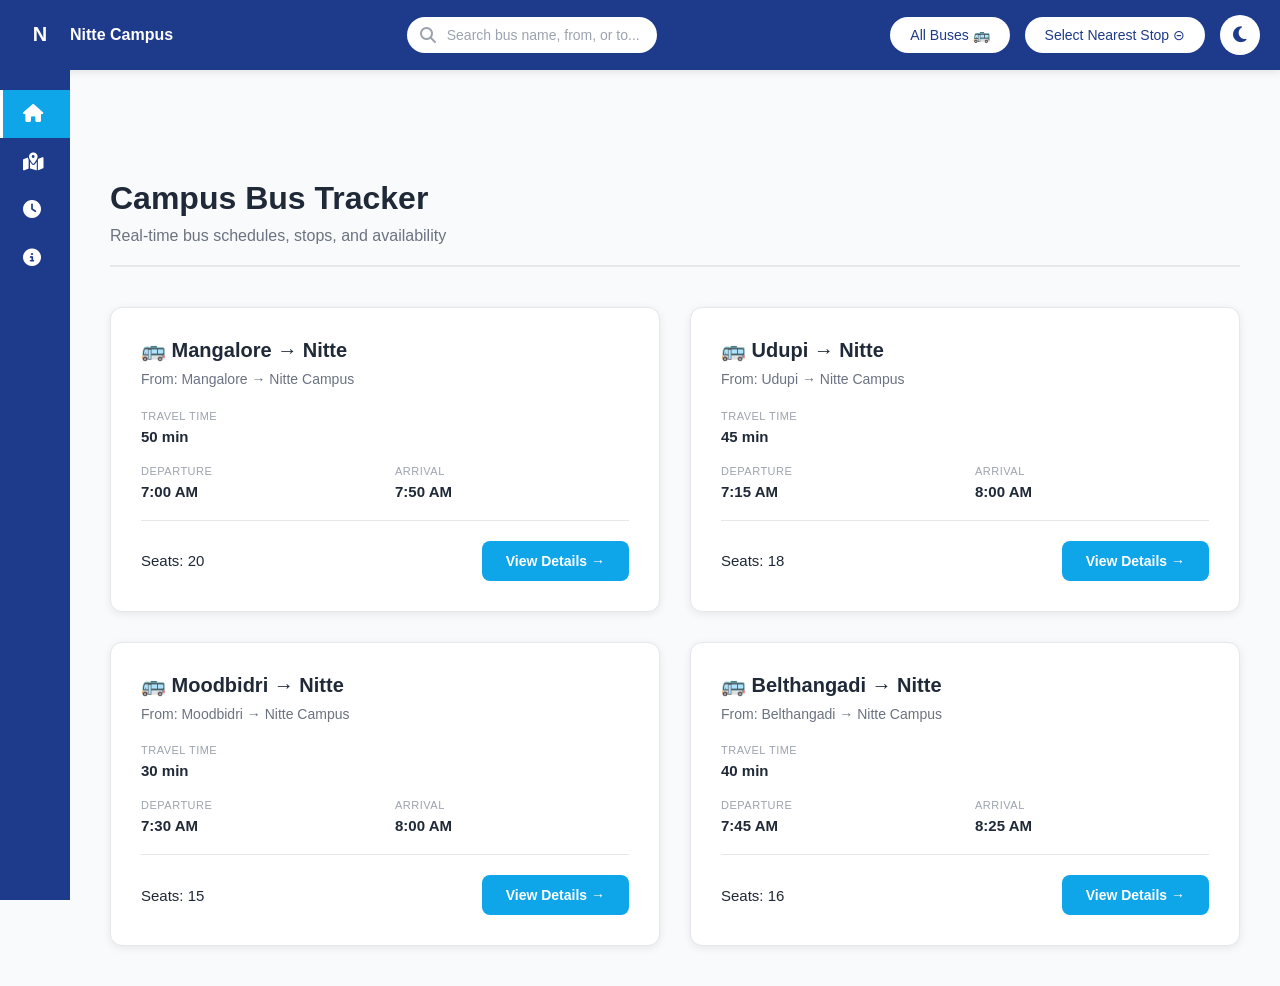
<file: index.html>
<!DOCTYPE html>
<html lang="en">
<head>
    <meta charset="UTF-8">
    <meta name="viewport" content="width=device-width, initial-scale=1.0">
    <title>Nitte Campus Bus Tracker</title>
    <link rel="stylesheet" href="styles.css">
    <link rel="stylesheet" href="https://cdnjs.cloudflare.com/ajax/libs/font-awesome/6.4.0/css/all.min.css">
</head>
<body>
    <!-- Header -->
    <header class="header">
        <div class="header-left">
            <button class="menu-btn" id="menuBtn">
                <i class="fas fa-bars"></i>
            </button>
            <div class="logo">
                <img src="data:image/svg+xml,%3Csvg xmlns='http://www.w3.org/2000/svg' viewBox='0 0 100 100'%3E%3Crect width='100' height='100' fill='%231e3a8a'/%3E%3Ctext x='50' y='65' font-size='50' font-weight='bold' fill='white' text-anchor='middle' font-family='Arial'%3EN%3C/text%3E%3C/svg%3E" alt="Nitte Logo" class="logo-img">
                <span class="logo-text">Nitte Campus</span>
            </div>
        </div>

        <div class="header-center">
            <div class="search-box">
                <input type="text" id="searchInput" placeholder="Search bus name, from, or to...">
                <i class="fas fa-search"></i>
            </div>
        </div>

        <div class="header-right">
            <div class="custom-dropdown" id="busesDropdown">
                <button class="dropdown-btn" id="busesBtn">All Buses 🚌</button>
                <div class="dropdown-menu" id="busesMenu"></div>
            </div>

            <div class="custom-dropdown" id="stopsDropdown">
                <button class="dropdown-btn" id="stopsBtn">Select Nearest Stop ⊝</button>
                <div class="dropdown-menu" id="stopsMenu"></div>
            </div>

            <button class="theme-toggle" id="themeToggle">
                <i class="fas fa-moon"></i>
            </button>
        </div>
    </header>

    <!-- Sidebar -->
    <aside class="sidebar" id="sidebar">
        <nav class="sidebar-nav">
            <a href="#" class="sidebar-item active" data-page="home">
                <i class="fas fa-home"></i>
                <span>Home</span>
            </a>
            <a href="#" class="sidebar-item" data-page="routes">
                <i class="fas fa-map-location-dot"></i>
                <span>Bus Routes</span>
            </a>
            <a href="#" class="sidebar-item" data-page="timetable">
                <i class="fas fa-clock"></i>
                <span>Timetable View</span>
            </a>
            <a href="#" class="sidebar-item" data-page="about">
                <i class="fas fa-circle-info"></i>
                <span>About</span>
            </a>
        </nav>
    </aside>

    <!-- Main Content -->
    <main class="main-content">
        <!-- Home Page -->
        <section class="page active" id="home">
            <div class="page-header">
                <h1>Campus Bus Tracker</h1>
                <p>Real-time bus schedules, stops, and availability</p>
            </div>
            <div class="buses-grid" id="busesGrid"></div>
        </section>

        <!-- Bus Routes Page -->
        <section class="page" id="routes">
            <div class="page-header">
                <h1>Bus Routes</h1>
                <p>Detailed information about each bus route</p>
            </div>
            <div class="routes-container" id="routesContainer"></div>
        </section>

        <!-- Timetable Page -->
        <section class="page" id="timetable">
            <div class="page-header">
                <h1>Timetable</h1>
                <p>Complete bus schedules and stops</p>
            </div>
            <div class="timetable-container" id="timetableContainer"></div>
        </section>

        <!-- About Page -->
        <section class="page" id="about">
            <div class="about-wrapper">
                <!-- Header Section -->
                <div class="about-header">
                    <h1><i class="fas fa-bus"></i> Nitte Bus Tracker</h1>
                    <p>Smart, real-time bus tracking system for campus transport.</p>
                </div>

                <!-- Project Overview Section -->
                <div class="about-section">
                    <div class="section-icon">
                        <i class="fas fa-info-circle"></i>
                    </div>
                    <h2>Project Overview – Nitte Bus Tracker</h2>
                    <p>The Nitte Bus Tracker is a web-based application designed to help students and staff easily access information about campus bus routes and schedules. It provides a visual representation of each route, showing the path between the starting and destination points along with detailed stop information and timetables.</p>
                    <p>Built with a clean and responsive interface, the system aims to make campus transportation more organized, accessible, and user-friendly. Helping users quickly find the right bus and route information anytime.</p>
                </div>

                <!-- Key Features Section -->
                <div class="about-section">
                    <div class="section-icon">
                        <i class="fas fa-star"></i>
                    </div>
                    <h2>Key Features</h2>
                    <div class="features-list">
                        <div class="feature-item">
                            <div class="feature-icon">
                                <i class="fas fa-map"></i>
                            </div>
                            <div class="feature-content">
                                <h3>Route Visualization:</h3>
                                <p>Displays bus routes on a map with start and end points for clear travel paths.</p>
                            </div>
                        </div>
                        <div class="feature-item">
                            <div class="feature-icon">
                                <i class="fas fa-list"></i>
                            </div>
                            <div class="feature-content">
                                <h3>Stop Details:</h3>
                                <p>View detailed stop information for each bus, including timings and routes flow.</p>
                            </div>
                        </div>
                        <div class="feature-item">
                            <div class="feature-icon">
                                <i class="fas fa-calendar-alt"></i>
                            </div>
                            <div class="feature-content">
                                <h3>Interactive Timetable:</h3>
                                <p>Check departure and arrival times for all buses in a simple, accessible layout.</p>
                            </div>
                        </div>
                        <div class="feature-item">
                            <div class="feature-icon">
                                <i class="fas fa-mobile-alt"></i>
                            </div>
                            <div class="feature-content">
                                <h3>Modern & Responsive UI:</h3>
                                <p>A clean, glass-style interface that works seamlessly across desktop and mobile devices.</p>
                            </div>
                        </div>
                    </div>
                </div>

                <!-- Technologies Used Section -->
                <div class="about-section">
                    <div class="section-icon">
                        <i class="fas fa-code"></i>
                    </div>
                    <h2>Technologies Used</h2>
                    <div class="tech-tags">
                        <span class="tech-tag">React.js</span>
                        <span class="tech-tag">Leaflet</span>
                        <span class="tech-tag">React Router</span>
                        <span class="tech-tag">JSON Data</span>
                        <span class="tech-tag">CSS3</span>
                    </div>
                </div>

                <!-- Team Section -->
                <div class="about-section">
                    <div class="section-icon">
                        <i class="fas fa-users"></i>
                    </div>
                    <h2>Our Team</h2>
                    <p>This project was built by an enthusiastic team of students from NMAMIT as part of the Front-End Web Development Mini Project.</p>
                    <div class="team-members">
                        <div class="team-member">
                            <div class="member-avatar">
                                <i class="fas fa-user"></i>
                            </div>
                            <p>Jince P Jain</p>
                        </div>
                        <div class="team-member">
                            <div class="member-avatar">
                                <i class="fas fa-user"></i>
                            </div>
                            <p>Mahisha Visha Dhousa</p>
                        </div>
                        <div class="team-member">
                            <div class="member-avatar">
                                <i class="fas fa-user"></i>
                            </div>
                            <p>Shreya G Amin</p>
                        </div>
                    </div>
                </div>

                <!-- Contact Section -->
                <div class="about-section">
                    <div class="section-icon">
                        <i class="fas fa-envelope"></i>
                    </div>
                    <h2>Contact Us</h2>
                    <p>Have suggestions or feedback? Reach us at:</p>
                    <a href="mailto:nmm424352@nmamit.in" class="contact-email">nmm424352@nmamit.in</a>
                </div>
            </div>
        </section>
    </main>

    <!-- Route Modal -->
    <div class="modal" id="routeModal">
        <div class="modal-content">
            <button class="modal-close" id="closeModal">&times;</button>
            <div id="modalBody"></div>
        </div>
    </div>

    <script src="script.js"></script>
</body>
</html>
</file>
<file: styles.css>
* {
    margin: 0;
    padding: 0;
    box-sizing: border-box;
}

:root {
    --primary-color: #1e3a8a;
    --secondary-color: #0ea5e9;
    --text-color: #1f2937;
    --bg-color: #f9fafb;
    --card-bg: #ffffff;
    --border-color: #e5e7eb;
    --hover-color: #f3f4f6;
}

body.dark-mode {
    --text-color: #f3f4f6;
    --bg-color: #111827;
    --card-bg: #1f2937;
    --border-color: #374151;
    --hover-color: #2d3748;
}

body {
    font-family: 'Segoe UI', Tahoma, Geneva, Verdana, sans-serif;
    background-color: var(--bg-color);
    color: var(--text-color);
    transition: background-color 0.3s, color 0.3s;
}

/* Header */
.header {
    background-color: var(--primary-color);
    color: white;
    display: flex;
    justify-content: space-between;
    align-items: center;
    padding: 0 20px;
    height: 70px;
    box-shadow: 0 2px 8px rgba(0, 0, 0, 0.1);
    gap: 20px;
}

.header-left {
    display: flex;
    align-items: center;
    gap: 15px;
    flex: 0 0 auto;
}

.menu-btn {
    background: none;
    border: none;
    color: white;
    font-size: 24px;
    cursor: pointer;
    display: none;
    transition: transform 0.3s;
}

.menu-btn:hover {
    transform: scale(1.1);
}

.logo {
    display: flex;
    align-items: center;
    gap: 10px;
    text-decoration: none;
    color: white;
}

.logo-img {
    width: 40px;
    height: 40px;
}

.logo-text {
    font-weight: 600;
    font-size: 16px;
    white-space: nowrap;
}

.header-center {
    flex: 1;
    display: flex;
    justify-content: center;
}

.search-box {
    position: relative;
    width: 100%;
    max-width: 250px;
}

.search-box input {
    width: 100%;
    padding: 10px 15px 10px 40px;
    border: none;
    border-radius: 25px;
    background-color: white;
    color: var(--text-color);
    font-size: 14px;
    transition: box-shadow 0.3s;
}

.search-box input::placeholder {
    color: #9ca3af;
}

.search-box input:focus {
    outline: none;
    box-shadow: 0 0 0 3px rgba(14, 165, 233, 0.3);
}

.search-box i {
    position: absolute;
    left: 13px;
    top: 50%;
    transform: translateY(-50%);
    color: #9ca3af;
    pointer-events: none;
}

.header-right {
    display: flex;
    gap: 15px;
    align-items: center;
    flex: 0 0 auto;
}

/* Dropdown */
.custom-dropdown {
    position: relative;
}

.dropdown-btn {
    background-color: white;
    color: var(--primary-color);
    border: none;
    padding: 10px 20px;
    border-radius: 20px;
    font-size: 14px;
    font-weight: 500;
    cursor: pointer;
    transition: box-shadow 0.3s, transform 0.2s;
    white-space: nowrap;
}

.dropdown-btn:hover {
    box-shadow: 0 2px 8px rgba(0, 0, 0, 0.2);
    transform: translateY(-2px);
}

.dropdown-menu {
    position: absolute;
    top: 100%;
    left: 0;
    background-color: var(--card-bg);
    border: 1px solid var(--border-color);
    border-radius: 10px;
    min-width: 200px;
    max-height: 0;
    overflow: hidden;
    opacity: 0;
    transition: max-height 0.3s, opacity 0.3s;
    z-index: 100;
    box-shadow: 0 4px 12px rgba(0, 0, 0, 0.15);
    margin-top: 8px;
}

.custom-dropdown.active .dropdown-menu {
    max-height: 300px;
    opacity: 1;
}

.dropdown-item {
    padding: 12px 15px;
    cursor: pointer;
    transition: background-color 0.2s;
    border-bottom: 1px solid var(--border-color);
    color: var(--text-color);
    font-size: 14px;
}

.dropdown-item:last-child {
    border-bottom: none;
}

.dropdown-item:hover {
    background-color: var(--hover-color);
}

.dropdown-item.active {
    background-color: #dbeafe;
    color: var(--primary-color);
    font-weight: 600;
}

/* Theme Toggle */
.theme-toggle {
    background: white;
    border: none;
    width: 40px;
    height: 40px;
    border-radius: 50%;
    cursor: pointer;
    display: flex;
    align-items: center;
    justify-content: center;
    font-size: 18px;
    color: var(--primary-color);
    transition: transform 0.3s;
}

.theme-toggle:hover {
    transform: rotate(20deg);
}

/* Sidebar */
.sidebar {
    position: fixed;
    left: 0;
    top: 70px;
    width: 70px;
    height: calc(100vh - 70px);
    background-color: var(--primary-color);
    transition: width 0.3s;
    z-index: 50;
}

.sidebar:hover {
    width: 200px;
}

.sidebar-nav {
    display: flex;
    flex-direction: column;
    padding: 20px 0;
}

.sidebar-item {
    padding: 15px 20px;
    color: white;
    text-decoration: none;
    display: flex;
    align-items: center;
    gap: 15px;
    transition: background-color 0.3s;
    border-left: 3px solid transparent;
    white-space: nowrap;
}

.sidebar-item:hover {
    background-color: rgba(255, 255, 255, 0.1);
}

.sidebar-item.active {
    background-color: var(--secondary-color);
    border-left-color: white;
}

.sidebar-item i {
    min-width: 20px;
    font-size: 18px;
}

.sidebar-item span {
    opacity: 0;
    transition: opacity 0.3s;
    font-size: 14px;
}

.sidebar:hover .sidebar-item span {
    opacity: 1;
}

/* Main Content */
.main-content {
    margin-left: 70px;
    margin-top: 70px;
    min-height: calc(100vh - 70px);
    padding: 40px;
    transition: margin-left 0.3s;
}

.page {
    display: none;
    animation: fadeIn 0.3s ease-in;
}

.page.active {
    display: block;
}

@keyframes fadeIn {
    from {
        opacity: 0;
    }
    to {
        opacity: 1;
    }
}

.page-header {
    margin-bottom: 40px;
    padding-bottom: 20px;
    border-bottom: 2px solid var(--border-color);
}

.page-header h1 {
    font-size: 32px;
    margin-bottom: 10px;
    color: var(--text-color);
}

.page-header p {
    color: #6b7280;
    font-size: 16px;
}

/* Bus Cards Grid */
.buses-grid {
    display: grid;
    grid-template-columns: repeat(2, 1fr);
    gap: 30px;
}

.bus-card {
    background-color: var(--card-bg);
    border-radius: 12px;
    padding: 30px;
    box-shadow: 0 2px 8px rgba(0, 0, 0, 0.08);
    transition: transform 0.3s, box-shadow 0.3s;
    border: 1px solid var(--border-color);
    display: flex;
    flex-direction: column;
}

.bus-card:hover {
    transform: translateY(-3px);
    box-shadow: 0 12px 24px rgba(0, 0, 0, 0.12);
}

.bus-card-title {
    font-size: 20px;
    font-weight: 700;
    margin-bottom: 8px;
    color: var(--text-color);
    display: flex;
    align-items: center;
    gap: 10px;
}

.bus-card-subtitle {
    color: #6b7280;
    font-size: 14px;
    margin-bottom: 20px;
    line-height: 1.4;
}

.bus-card-info {
    display: flex;
    justify-content: space-between;
    margin-bottom: 20px;
    gap: 20px;
}

.bus-card-field {
    display: flex;
    flex-direction: column;
    flex: 1;
}

.bus-card-label {
    font-size: 11px;
    color: #9ca3af;
    text-transform: uppercase;
    margin-bottom: 6px;
    font-weight: 500;
    letter-spacing: 0.5px;
}

.bus-card-value {
    font-size: 15px;
    font-weight: 600;
    color: var(--text-color);
}

.bus-card-footer {
    display: flex;
    justify-content: space-between;
    align-items: center;
    padding-top: 20px;
    border-top: 1px solid var(--border-color);
    margin-top: auto;
}

.seats-info {
    font-size: 15px;
    font-weight: 500;
    color: var(--text-color);
}

.view-details-btn {
    background-color: var(--secondary-color);
    color: white;
    border: none;
    padding: 12px 24px;
    border-radius: 8px;
    font-weight: 600;
    cursor: pointer;
    transition: background-color 0.3s, transform 0.2s;
    font-size: 14px;
}

.view-details-btn:hover {
    background-color: #0284c7;
    transform: translateY(-2px);
}

/* Modal */
.modal {
    display: none;
    position: fixed;
    top: 0;
    left: 0;
    width: 100%;
    height: 100%;
    background-color: rgba(0, 0, 0, 0.5);
    z-index: 200;
    align-items: center;
    justify-content: center;
}

.modal.active {
    display: flex;
}

.modal-content {
    background-color: var(--card-bg);
    border-radius: 12px;
    padding: 30px;
    max-width: 600px;
    max-height: 80vh;
    overflow-y: auto;
    position: relative;
    box-shadow: 0 20px 60px rgba(0, 0, 0, 0.3);
}

.modal-close {
    position: absolute;
    top: 15px;
    right: 15px;
    background: none;
    border: none;
    font-size: 28px;
    cursor: pointer;
    color: #9ca3af;
    transition: color 0.3s;
}

.modal-close:hover {
    color: var(--text-color);
}

/* Routes Container */
.routes-container {
    display: grid;
    grid-template-columns: repeat(auto-fill, minmax(320px, 1fr));
    gap: 20px;
}

.route-card {
    background-color: var(--card-bg);
    border-radius: 12px;
    padding: 20px;
    border: 1px solid var(--border-color);
    cursor: pointer;
    transition: transform 0.3s, box-shadow 0.3s;
}

.route-card:hover {
    transform: translateY(-5px);
    box-shadow: 0 10px 25px rgba(0, 0, 0, 0.15);
}

/* Timetable Container */
.timetable-container {
    display: flex;
    flex-direction: column;
    gap: 30px;
}

.timetable-section {
    background-color: var(--card-bg);
    border-radius: 12px;
    padding: 20px;
    border: 1px solid var(--border-color);
    overflow-x: auto;
}

.timetable-section h3 {
    margin-bottom: 15px;
    color: var(--text-color);
}

.timetable-section table {
    width: 100%;
    border-collapse: collapse;
}

.timetable-section table th {
    background-color: var(--hover-color);
    padding: 12px;
    text-align: left;
    font-weight: 600;
    border-bottom: 2px solid var(--border-color);
    color: var(--text-color);
}

.timetable-section table td {
    padding: 12px;
    border-bottom: 1px solid var(--border-color);
    color: var(--text-color);
}

/* About Container */
.about-container {
    display: grid;
    grid-template-columns: repeat(auto-fit, minmax(300px, 1fr));
    gap: 25px;
}

.about-card {
    background-color: var(--card-bg);
    border-radius: 12px;
    padding: 25px;
    border: 1px solid var(--border-color);
}

.about-card h2 {
    font-size: 18px;
    margin-bottom: 15px;
    color: var(--primary-color);
}

.about-card p {
    color: #6b7280;
    line-height: 1.6;
}

.about-card ul {
    list-style: none;
    color: #6b7280;
}

.about-card ul li {
    padding: 8px 0;
    padding-left: 25px;
    position: relative;
}

.about-card ul li:before {
    content: "✓";
    position: absolute;
    left: 0;
    color: var(--secondary-color);
    font-weight: bold;
}

/* Responsive */
@media (max-width: 1200px) {
    .main-content {
        padding: 30px;
    }

    .buses-grid {
        grid-template-columns: repeat(2, 1fr);
        gap: 25px;
    }

    .bus-card {
        padding: 25px;
    }
}

@media (max-width: 900px) {
    .buses-grid {
        grid-template-columns: repeat(2, 1fr);
        gap: 20px;
    }

    .main-content {
        padding: 20px;
    }

    .bus-card {
        padding: 20px;
    }

    .bus-card-title {
        font-size: 18px;
    }

    .bus-card-value {
        font-size: 14px;
    }
}

@media (max-width: 768px) {
    .header {
        flex-wrap: wrap;
        gap: 10px;
        height: auto;
        padding: 10px 15px;
    }

    .header-left,
    .header-center,
    .header-right {
        flex: 1 1 100%;
    }

    .header-center {
        flex: 1 1 100%;
        order: 3;
    }

    .search-box input {
        font-size: 12px;
    }

    .menu-btn {
        display: block;
    }

    .logo-text {
        display: none;
    }

    .sidebar {
        position: fixed;
        left: -70px;
        top: 0;
        height: 100vh;
        z-index: 40;
        transition: left 0.3s;
    }

    .sidebar.open {
        left: 0;
    }

    .main-content {
        margin-left: 0;
        margin-top: 0;
        padding: 15px;
    }

    .header-right {
        flex-direction: column;
        gap: 8px;
    }

    .dropdown-btn {
        width: 100%;
        text-align: center;
    }

    .page-header h1 {
        font-size: 24px;
    }

    .buses-grid {
        grid-template-columns: 1fr;
        gap: 20px;
    }

    .bus-card {
        padding: 20px;
    }
}

@media (max-width: 480px) {
    .header {
        padding: 8px 10px;
    }

    .logo-img {
        width: 30px;
        height: 30px;
    }

    .search-box input {
        font-size: 12px;
        padding: 8px 12px 8px 30px;
    }

    .page-header h1 {
        font-size: 20px;
    }

    .page-header p {
        font-size: 14px;
    }

    .bus-card {
        padding: 15px;
    }

    .bus-card-title {
        font-size: 16px;
    }

    .bus-card-subtitle {
        font-size: 13px;
    }

    .bus-card-value {
        font-size: 13px;
    }

    .view-details-btn {
        padding: 10px 16px;
        font-size: 13px;
    }

    .modal-content {
        width: 95%;
        padding: 20px;
    }
}

/* About Page Styles */
.about-wrapper {
    max-width: 1000px;
    margin: 0 auto;
    padding: 0 20px;
}

.about-header {
    background: linear-gradient(135deg, var(--primary-color) 0%, #0ea5e9 100%);
    color: white;
    padding: 60px 30px;
    border-radius: 12px;
    text-align: center;
    margin: 40px 0;
    box-shadow: 0 4px 20px rgba(0, 0, 0, 0.1);
}

.about-header h1 {
    font-size: 2.5em;
    margin-bottom: 10px;
    display: flex;
    align-items: center;
    justify-content: center;
    gap: 10px;
}

.about-header p {
    font-size: 1.1em;
    opacity: 0.95;
}

.about-section {
    background-color: var(--card-bg);
    border: 1px solid var(--border-color);
    padding: 40px 30px;
    margin: 30px 0;
    border-radius: 12px;
    box-shadow: 0 2px 8px rgba(0, 0, 0, 0.05);
    transition: transform 0.3s ease, box-shadow 0.3s ease;
}

.about-section:hover {
    transform: translateY(-2px);
    box-shadow: 0 8px 16px rgba(0, 0, 0, 0.1);
}

.section-icon {
    color: var(--primary-color);
    font-size: 2em;
    margin-bottom: 15px;
}

.about-section h2 {
    font-size: 1.8em;
    color: var(--primary-color);
    margin-bottom: 20px;
    display: flex;
    align-items: center;
    gap: 10px;
}

.about-section p {
    line-height: 1.8;
    margin-bottom: 15px;
    font-size: 1em;
    color: var(--text-color);
}

.features-list {
    display: grid;
    grid-template-columns: repeat(2, 1fr);
    gap: 25px;
    margin-top: 20px;
}

.feature-item {
    display: flex;
    gap: 15px;
    padding: 20px;
    background-color: var(--hover-color);
    border-radius: 8px;
    transition: all 0.3s ease;
}

.feature-item:hover {
    background-color: var(--border-color);
    transform: translateX(5px);
}

.feature-icon {
    font-size: 1.8em;
    color: var(--primary-color);
    flex-shrink: 0;
    min-width: 50px;
    text-align: center;
}

.feature-content h3 {
    font-size: 1.1em;
    margin-bottom: 8px;
    color: var(--primary-color);
}

.feature-content p {
    margin: 0;
    font-size: 0.95em;
    line-height: 1.6;
}

.tech-tags {
    display: flex;
    flex-wrap: wrap;
    gap: 12px;
    margin-top: 20px;
}

.tech-tag {
    background-color: #d1fae5;
    color: #047857;
    padding: 8px 16px;
    border-radius: 20px;
    font-size: 0.95em;
    font-weight: 500;
    border: 1px solid #a7f3d0;
    transition: all 0.3s ease;
}

.tech-tag:hover {
    background-color: #a7f3d0;
    color: #065f46;
    transform: translateY(-2px);
}

body.dark-mode .tech-tag {
    background-color: #064e3b;
    color: #86efac;
    border-color: #10b981;
}

body.dark-mode .tech-tag:hover {
    background-color: #047857;
    color: #d1fae5;
}

.team-members {
    display: grid;
    grid-template-columns: repeat(3, 1fr);
    gap: 30px;
    margin-top: 30px;
    margin-bottom: 20px;
}

.team-member {
    text-align: center;
    transition: transform 0.3s ease;
}

.team-member:hover {
    transform: translateY(-5px);
}

.member-avatar {
    width: 80px;
    height: 80px;
    background: linear-gradient(135deg, var(--primary-color) 0%, #0ea5e9 100%);
    color: white;
    border-radius: 50%;
    display: flex;
    align-items: center;
    justify-content: center;
    font-size: 2em;
    margin: 0 auto 15px;
    box-shadow: 0 4px 12px rgba(30, 58, 138, 0.3);
}

.team-member p {
    margin: 0;
    font-weight: 500;
    font-size: 1em;
}

.contact-email {
    display: inline-block;
    margin-top: 15px;
    padding: 12px 24px;
    background: linear-gradient(135deg, var(--primary-color) 0%, #0ea5e9 100%);
    color: white;
    text-decoration: none;
    border-radius: 8px;
    font-weight: 500;
    transition: all 0.3s ease;
    box-shadow: 0 4px 12px rgba(30, 58, 138, 0.2);
}

.contact-email:hover {
    transform: translateY(-2px);
    box-shadow: 0 6px 16px rgba(30, 58, 138, 0.3);
}

/* About Page Responsive Design */
@media (max-width: 768px) {
    .about-header {
        padding: 40px 20px;
        margin: 20px 0;
    }

    .about-header h1 {
        font-size: 2em;
    }

    .about-header p {
        font-size: 1em;
    }

    .about-section {
        padding: 25px 20px;
        margin: 20px 0;
    }

    .about-section h2 {
        font-size: 1.5em;
    }

    .features-list {
        grid-template-columns: 1fr;
        gap: 20px;
    }

    .team-members {
        grid-template-columns: repeat(2, 1fr);
        gap: 20px;
    }
}

@media (max-width: 480px) {
    .about-header {
        padding: 30px 15px;
        margin: 15px 0;
    }

    .about-header h1 {
        font-size: 1.5em;
    }

    .about-header p {
        font-size: 0.9em;
    }

    .about-section {
        padding: 20px 15px;
        margin: 15px 0;
    }

    .about-section h2 {
        font-size: 1.3em;
    }

    .about-section p {
        font-size: 0.95em;
    }

    .features-list {
        grid-template-columns: 1fr;
        gap: 15px;
    }

    .feature-item {
        padding: 15px;
        gap: 10px;
    }

    .feature-icon {
        font-size: 1.5em;
        min-width: 40px;
    }

    .feature-content h3 {
        font-size: 1em;
    }

    .tech-tags {
        gap: 10px;
    }

    .tech-tag {
        padding: 6px 12px;
        font-size: 0.9em;
    }

    .team-members {
        grid-template-columns: 1fr;
        gap: 15px;
    }

    .member-avatar {
        width: 60px;
        height: 60px;
        font-size: 1.5em;
    }

    .contact-email {
        padding: 10px 20px;
        font-size: 0.95em;
    }
}
</file>
